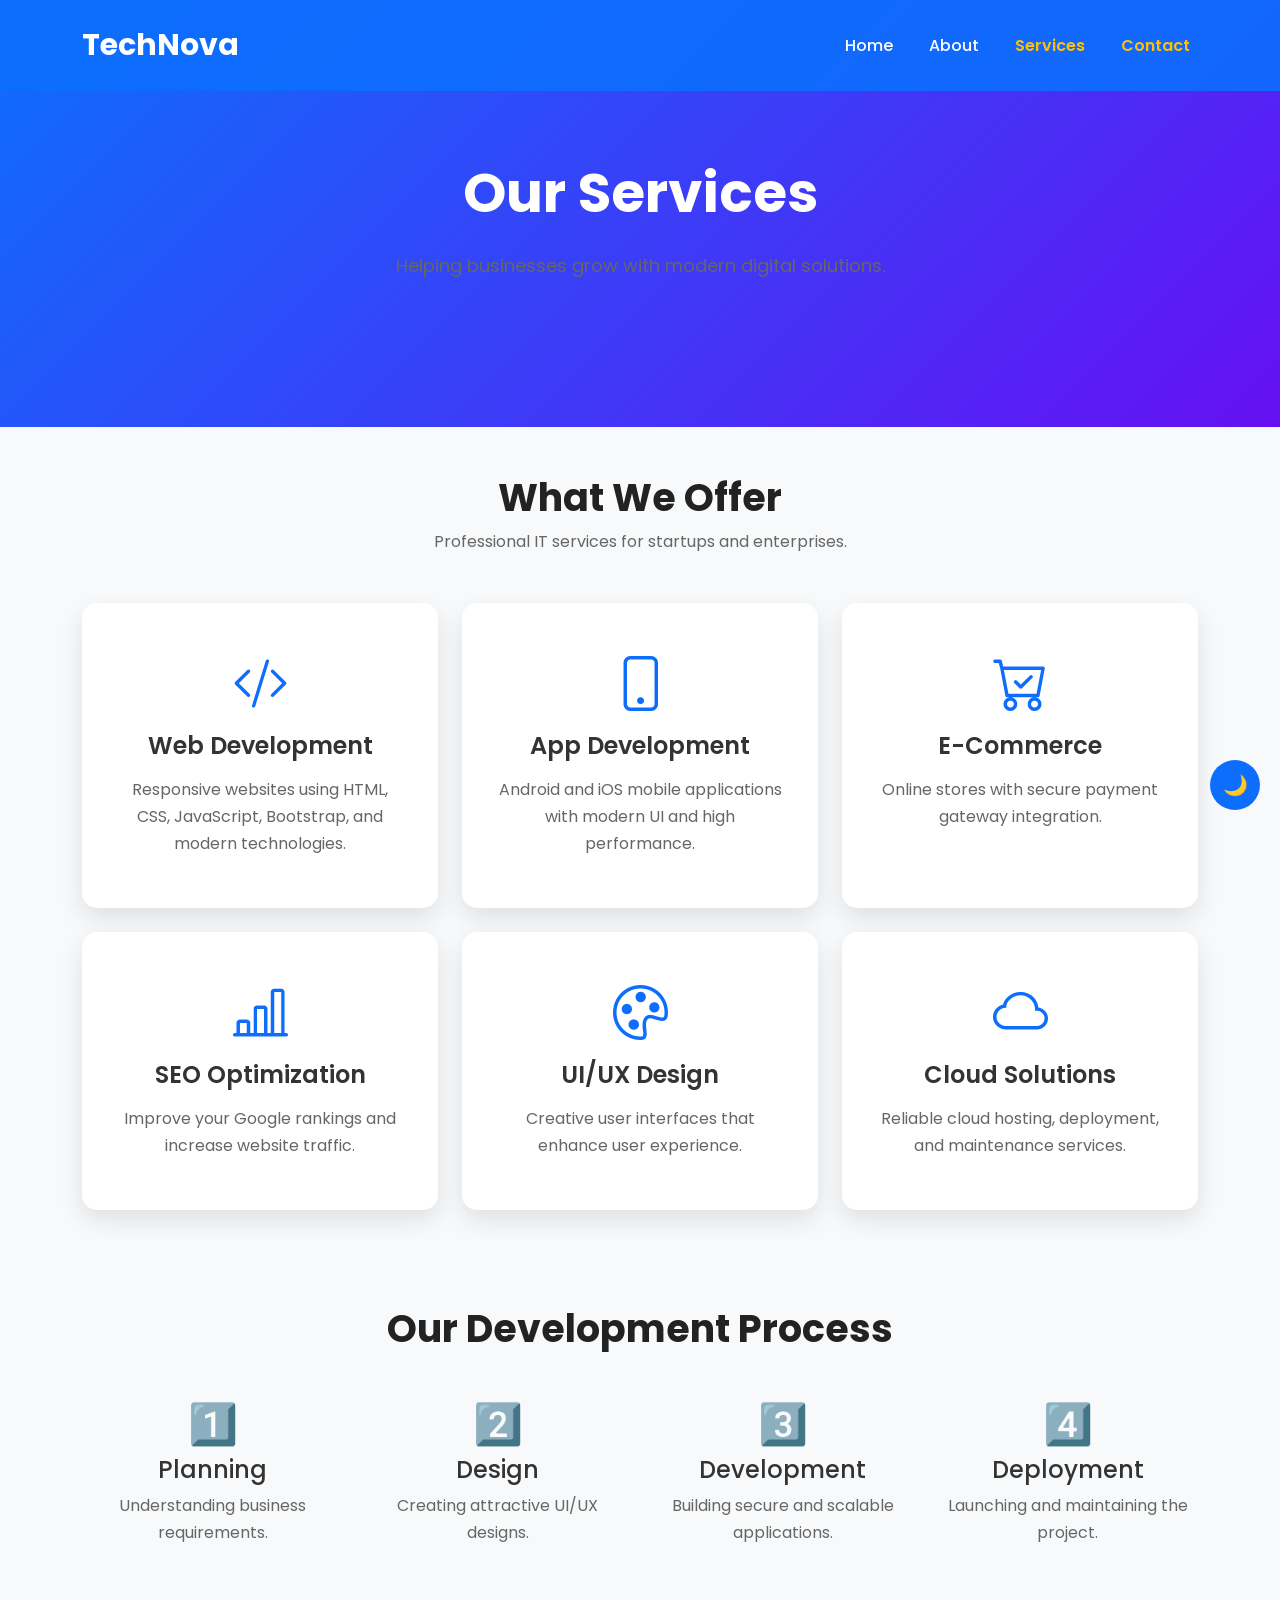
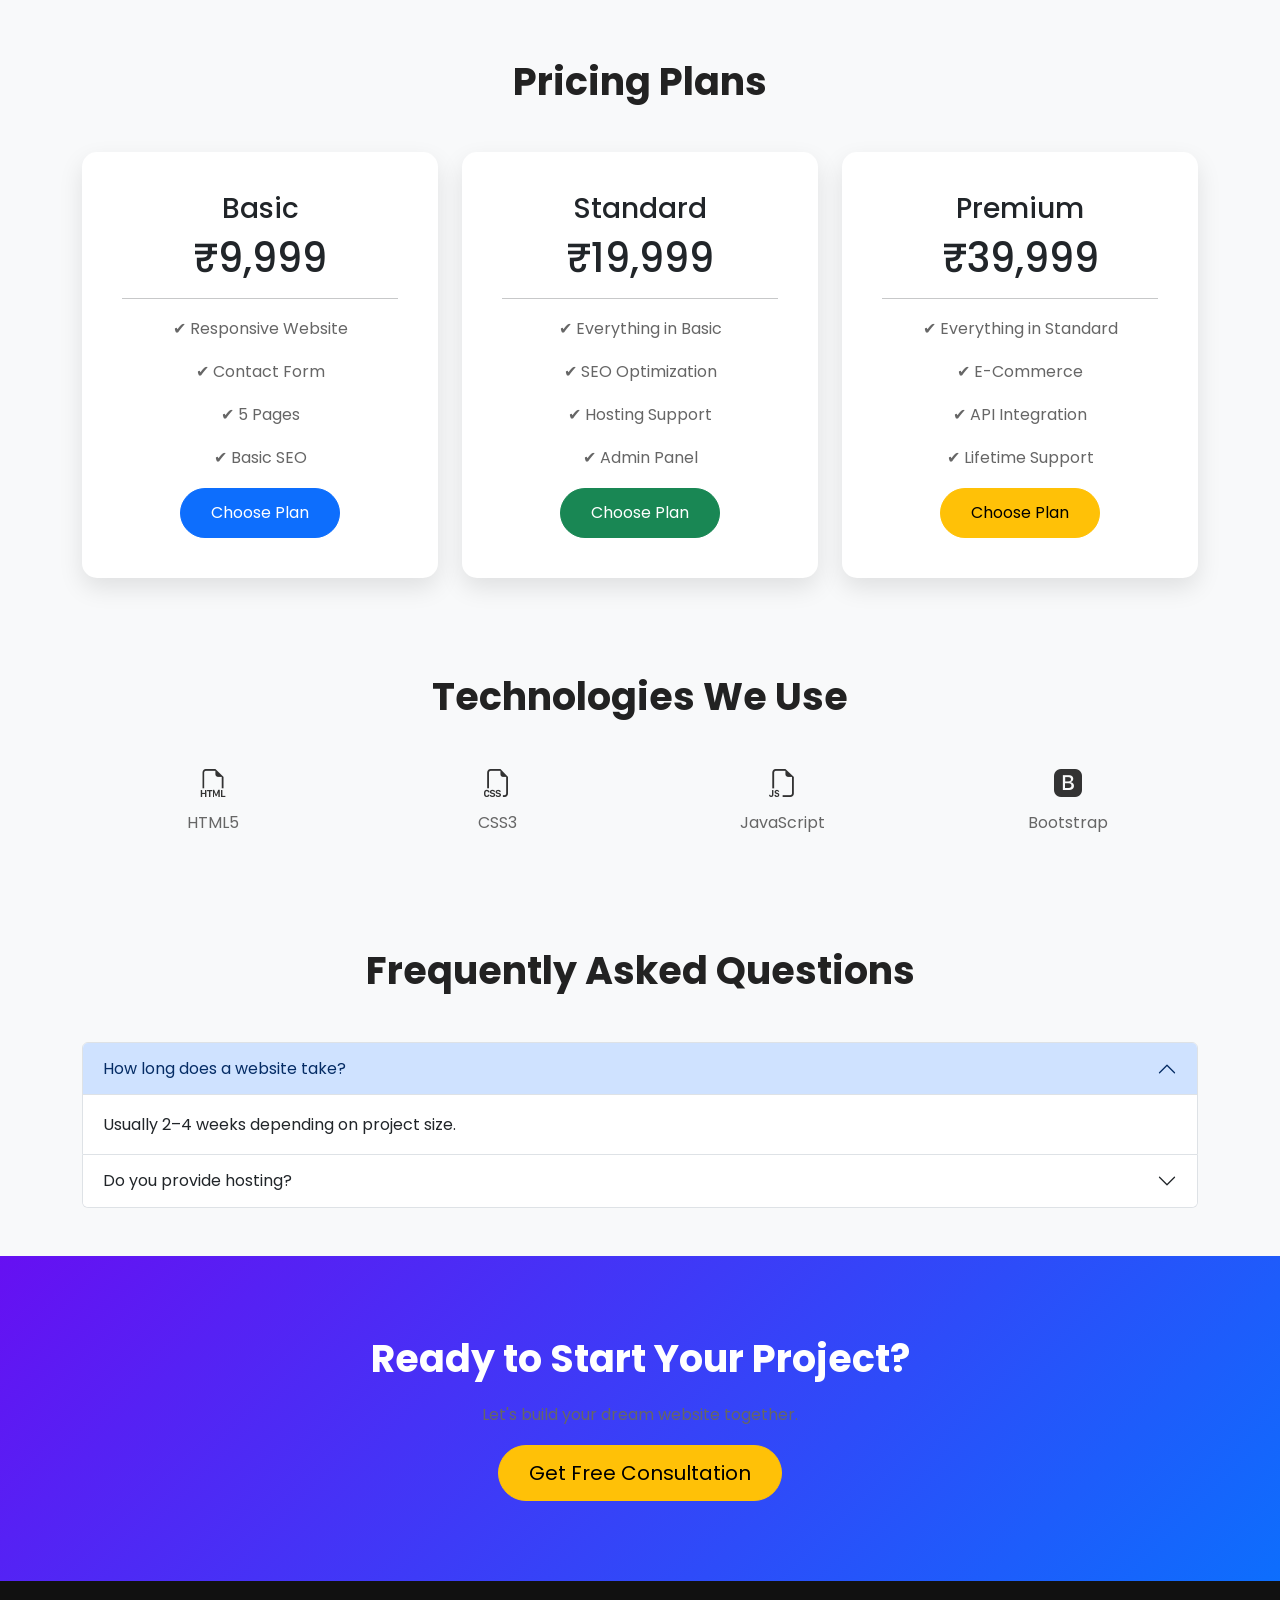
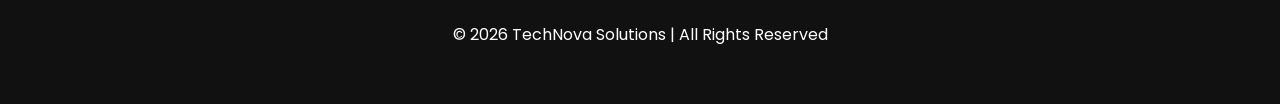
<file: index.html/contact.html>
<!DOCTYPE html>
<html lang="en">
<head>
    <meta charset="UTF-8">
    <meta name="viewport" content="width=device-width, initial-scale=1.0">
    <title>Services | TechNova Solutions</title>

    <!-- Bootstrap -->
    <link href="https://cdn.jsdelivr.net/npm/bootstrap@5.3.7/dist/css/bootstrap.min.css" rel="stylesheet">

    <!-- Bootstrap Icons -->
    <link rel="stylesheet"
    href="https://cdn.jsdelivr.net/npm/bootstrap-icons@1.11.3/font/bootstrap-icons.min.css">

    <!-- Custom CSS -->
    <link rel="stylesheet" href="style.css">
</head>

<body>

<!-- ================= NAVBAR ================= -->

<nav class="navbar navbar-expand-lg navbar-dark fixed-top">

<div class="container">

<a class="navbar-brand fw-bold" href="index.html">
TechNova
</a>

<button class="navbar-toggler"
data-bs-toggle="collapse"
data-bs-target="#menu">

<span class="navbar-toggler-icon"></span>

</button>

<div class="collapse navbar-collapse" id="menu">

<ul class="navbar-nav ms-auto">

<li class="nav-item">
<a class="nav-link" href="index.html">Home</a>
</li>

<li class="nav-item">
<a class="nav-link" href="about.html">About</a>
</li>

<li class="nav-item">
<a class="nav-link active" href="services.html">Services</a>
</li>

<li class="nav-item">
<a class="nav-link" href="contact.html">Contact</a>
</li>

</ul>

</div>

</div>

</nav>

<!-- ================= HERO ================= -->

<section class="hero">

<div class="container text-center">

<h1>Our Services</h1>

<p>

Helping businesses grow with modern digital solutions.

</p>

</div>

</section>

<!-- ================= SERVICES ================= -->

<section class="py-5">

<div class="container">

<div class="text-center mb-5">

<h2>What We Offer</h2>

<p>Professional IT services for startups and enterprises.</p>

</div>

<div class="row g-4">

<div class="col-md-4">

<div class="feature-card">

<i class="bi bi-code-slash"></i>

<h4>Web Development</h4>

<p>Responsive websites using HTML, CSS, JavaScript, Bootstrap, and modern technologies.</p>

</div>

</div>

<div class="col-md-4">

<div class="feature-card">

<i class="bi bi-phone"></i>

<h4>App Development</h4>

<p>Android and iOS mobile applications with modern UI and high performance.</p>

</div>

</div>

<div class="col-md-4">

<div class="feature-card">

<i class="bi bi-cart-check"></i>

<h4>E-Commerce</h4>

<p>Online stores with secure payment gateway integration.</p>

</div>

</div>

<div class="col-md-4">

<div class="feature-card">

<i class="bi bi-bar-chart-line"></i>

<h4>SEO Optimization</h4>

<p>Improve your Google rankings and increase website traffic.</p>

</div>

</div>

<div class="col-md-4">

<div class="feature-card">

<i class="bi bi-palette"></i>

<h4>UI/UX Design</h4>

<p>Creative user interfaces that enhance user experience.</p>

</div>

</div>

<div class="col-md-4">

<div class="feature-card">

<i class="bi bi-cloud"></i>

<h4>Cloud Solutions</h4>

<p>Reliable cloud hosting, deployment, and maintenance services.</p>

</div>

</div>

</div>

</div>

</section>

<!-- ================= DEVELOPMENT PROCESS ================= -->

<section class="py-5 bg-light">

<div class="container">

<div class="text-center mb-5">

<h2>Our Development Process</h2>

</div>

<div class="row text-center">

<div class="col-md-3">

<h1> 1️⃣</h1>

<h4>Planning</h4>

<p>Understanding business requirements.</p>

</div>

<div class="col-md-3">

<h1>2️⃣</h1>

<h4>Design</h4>

<p>Creating attractive UI/UX designs.</p>

</div>

<div class="col-md-3">

<h1>3️⃣</h1>

<h4>Development</h4>

<p>Building secure and scalable applications.</p>

</div>

<div class="col-md-3">

<h1>4️⃣</h1>

<h4>Deployment</h4>

<p>Launching and maintaining the project.</p>

</div>

</div>

</div>

</section>

<!-- ================= PRICING ================= -->

<section class="py-5">

<div class="container">

<div class="text-center mb-5">

<h2>Pricing Plans</h2>

</div>

<div class="row">

<div class="col-md-4">

<div class="card service-card">

<div class="card-body text-center">

<h3>Basic</h3>

<h1>₹9,999</h1>

<hr>

<p>✔ Responsive Website</p>

<p>✔ Contact Form</p>

<p>✔ 5 Pages</p>

<p>✔ Basic SEO</p>

<a href="contact.html" class="btn btn-primary">
Choose Plan
</a>

</div>

</div>

</div>

<div class="col-md-4">

<div class="card service-card border-primary">

<div class="card-body text-center">

<h3>Standard</h3>

<h1>₹19,999</h1>

<hr>

<p>✔ Everything in Basic</p>

<p>✔ SEO Optimization</p>

<p>✔ Hosting Support</p>

<p>✔ Admin Panel</p>

<a href="contact.html" class="btn btn-success">
Choose Plan
</a>

</div>

</div>

</div>

<div class="col-md-4">

<div class="card service-card">

<div class="card-body text-center">

<h3>Premium</h3>

<h1>₹39,999</h1>

<hr>

<p>✔ Everything in Standard</p>

<p>✔ E-Commerce</p>

<p>✔ API Integration</p>

<p>✔ Lifetime Support</p>

<a href="contact.html" class="btn btn-warning">
Choose Plan
</a>

</div>

</div>

</div>

</div>

</div>

</section>

<!-- ================= TECHNOLOGIES ================= -->

<section class="py-5 bg-light">

<div class="container">

<div class="text-center mb-5">

<h2>Technologies We Use</h2>

</div>

<div class="row text-center">

<div class="col-6 col-md-3">

<h3><i class="bi bi-filetype-html"></i></h3>

<p>HTML5</p>

</div>

<div class="col-6 col-md-3">

<h3><i class="bi bi-filetype-css"></i></h3>

<p>CSS3</p>

</div>

<div class="col-6 col-md-3">

<h3><i class="bi bi-filetype-js"></i></h3>

<p>JavaScript</p>

</div>

<div class="col-6 col-md-3">

<h3><i class="bi bi-bootstrap-fill"></i></h3>

<p>Bootstrap</p>

</div>

</div>

</div>

</section>

<!-- ================= FAQ ================= -->

<section class="py-5">

<div class="container">

<h2 class="text-center mb-5">Frequently Asked Questions</h2>

<div class="accordion" id="faq">

<div class="accordion-item">

<h2 class="accordion-header">

<button class="accordion-button"
data-bs-toggle="collapse"
data-bs-target="#one">

How long does a website take?

</button>

</h2>

<div id="one"
class="accordion-collapse collapse show">

<div class="accordion-body">

Usually 2–4 weeks depending on project size.

</div>

</div>

</div>

<div class="accordion-item">

<h2 class="accordion-header">

<button class="accordion-button collapsed"
data-bs-toggle="collapse"
data-bs-target="#two">

Do you provide hosting?

</button>

</h2>

<div id="two"
class="accordion-collapse collapse">

<div class="accordion-body">

Yes, we provide hosting and domain setup assistance.

</div>

</div>

</div>

</div>

</div>

</section>

<!-- ================= CTA ================= -->

<section class="cta text-center">

<div class="container">

<h2>Ready to Start Your Project?</h2>

<p>Let's build your dream website together.</p>

<a href="contact.html" class="btn btn-warning btn-lg">

Get Free Consultation

</a>

</div>

</section>

<!-- ================= FOOTER ================= -->

<footer>

<div class="container text-center">

<p>

© 2026 TechNova Solutions | All Rights Reserved

</p>

</div>

</footer>

<script src="https://cdn.jsdelivr.net/npm/bootstrap@5.3.7/dist/js/bootstrap.bundle.min.js"></script>

<script src="script.js"></script>

</body>
</html>
</file>
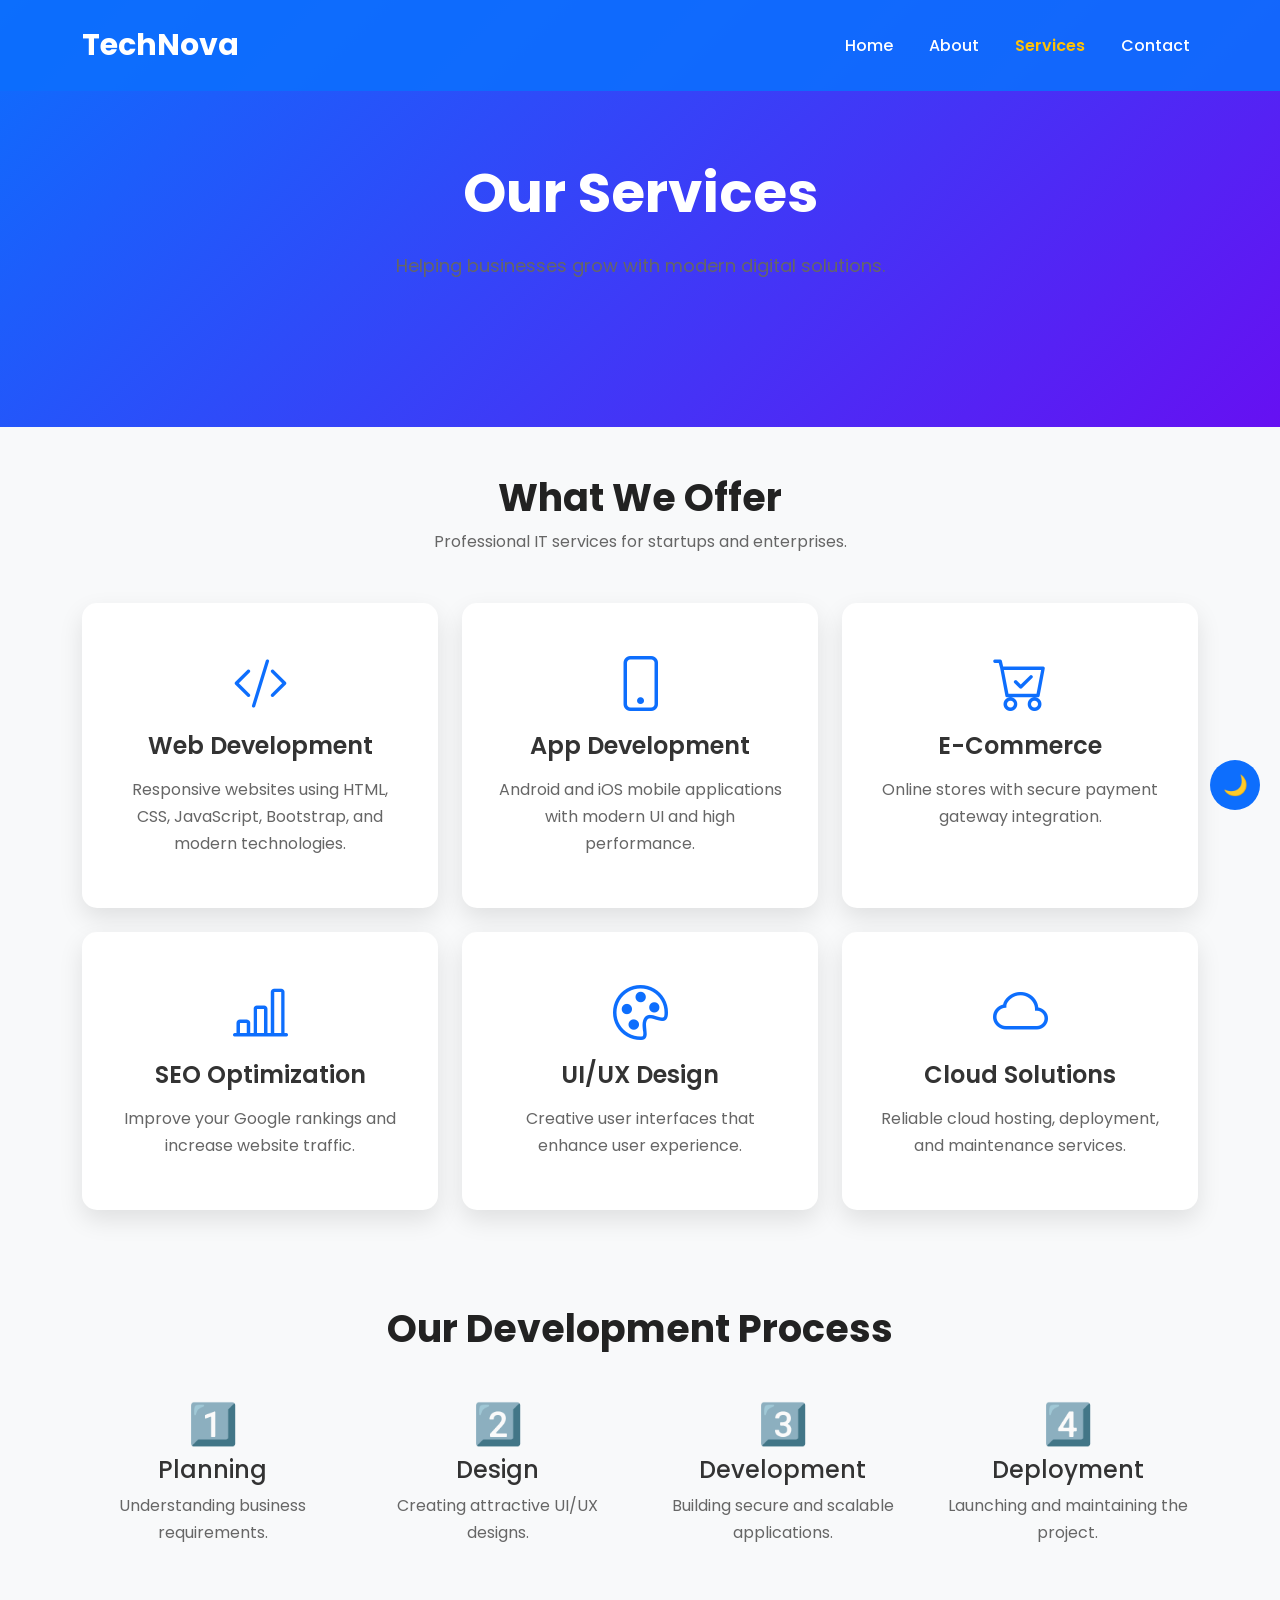
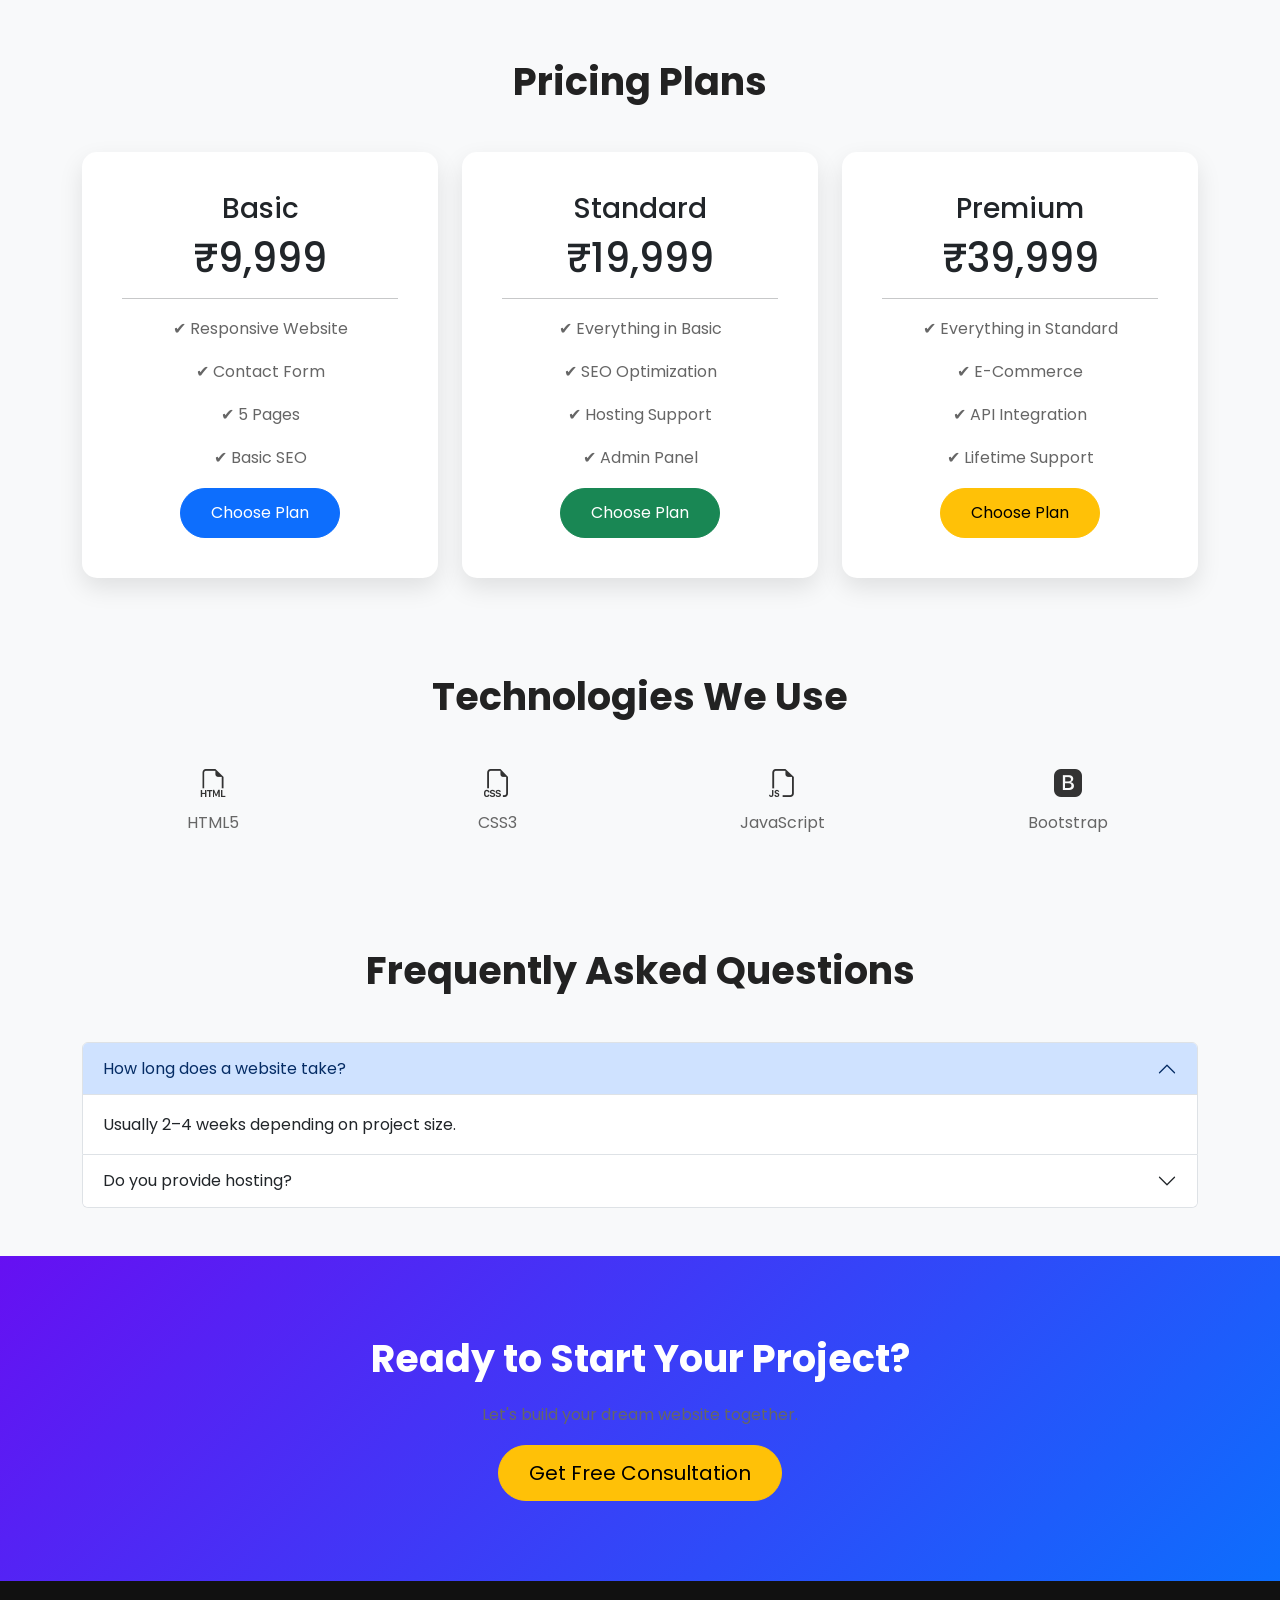
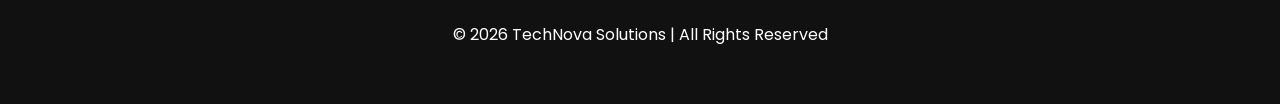
<file: index.html/services.html>
<!DOCTYPE html>
<html lang="en">
<head>
    <meta charset="UTF-8">
    <meta name="viewport" content="width=device-width, initial-scale=1.0">
    <title>Services | TechNova Solutions</title>

    <!-- Bootstrap -->
    <link href="https://cdn.jsdelivr.net/npm/bootstrap@5.3.7/dist/css/bootstrap.min.css" rel="stylesheet">

    <!-- Bootstrap Icons -->
    <link rel="stylesheet"
    href="https://cdn.jsdelivr.net/npm/bootstrap-icons@1.11.3/font/bootstrap-icons.min.css">

    <!-- Custom CSS -->
    <link rel="stylesheet" href="style.css">
</head>

<body>

<!-- ================= NAVBAR ================= -->

<nav class="navbar navbar-expand-lg navbar-dark fixed-top">

<div class="container">

<a class="navbar-brand fw-bold" href="index.html">
TechNova
</a>

<button class="navbar-toggler"
data-bs-toggle="collapse"
data-bs-target="#menu">

<span class="navbar-toggler-icon"></span>

</button>

<div class="collapse navbar-collapse" id="menu">

<ul class="navbar-nav ms-auto">

<li class="nav-item">
<a class="nav-link" href="index.html">Home</a>
</li>

<li class="nav-item">
<a class="nav-link" href="about.html">About</a>
</li>

<li class="nav-item">
<a class="nav-link active" href="services.html">Services</a>
</li>

<li class="nav-item">
<a class="nav-link" href="contact.html">Contact</a>
</li>

</ul>

</div>

</div>

</nav>

<!-- ================= HERO ================= -->

<section class="hero">

<div class="container text-center">

<h1>Our Services</h1>

<p>

Helping businesses grow with modern digital solutions.

</p>

</div>

</section>

<!-- ================= SERVICES ================= -->

<section class="py-5">

<div class="container">

<div class="text-center mb-5">

<h2>What We Offer</h2>

<p>Professional IT services for startups and enterprises.</p>

</div>

<div class="row g-4">

<div class="col-md-4">

<div class="feature-card">

<i class="bi bi-code-slash"></i>

<h4>Web Development</h4>

<p>Responsive websites using HTML, CSS, JavaScript, Bootstrap, and modern technologies.</p>

</div>

</div>

<div class="col-md-4">

<div class="feature-card">

<i class="bi bi-phone"></i>

<h4>App Development</h4>

<p>Android and iOS mobile applications with modern UI and high performance.</p>

</div>

</div>

<div class="col-md-4">

<div class="feature-card">

<i class="bi bi-cart-check"></i>

<h4>E-Commerce</h4>

<p>Online stores with secure payment gateway integration.</p>

</div>

</div>

<div class="col-md-4">

<div class="feature-card">

<i class="bi bi-bar-chart-line"></i>

<h4>SEO Optimization</h4>

<p>Improve your Google rankings and increase website traffic.</p>

</div>

</div>

<div class="col-md-4">

<div class="feature-card">

<i class="bi bi-palette"></i>

<h4>UI/UX Design</h4>

<p>Creative user interfaces that enhance user experience.</p>

</div>

</div>

<div class="col-md-4">

<div class="feature-card">

<i class="bi bi-cloud"></i>

<h4>Cloud Solutions</h4>

<p>Reliable cloud hosting, deployment, and maintenance services.</p>

</div>

</div>

</div>

</div>

</section>

<!-- ================= DEVELOPMENT PROCESS ================= -->

<section class="py-5 bg-light">

<div class="container">

<div class="text-center mb-5">

<h2>Our Development Process</h2>

</div>

<div class="row text-center">

<div class="col-md-3">

<h1>1️⃣</h1>

<h4>Planning</h4>

<p>Understanding business requirements.</p>

</div>

<div class="col-md-3">

<h1>2️⃣</h1>

<h4>Design</h4>

<p>Creating attractive UI/UX designs.</p>

</div>

<div class="col-md-3">

<h1>3️⃣</h1>

<h4>Development</h4>

<p>Building secure and scalable applications.</p>

</div>

<div class="col-md-3">

<h1>4️⃣</h1>

<h4>Deployment</h4>

<p>Launching and maintaining the project.</p>

</div>

</div>

</div>

</section>

<!-- ================= PRICING ================= -->

<section class="py-5">

<div class="container">

<div class="text-center mb-5">

<h2>Pricing Plans</h2>

</div>

<div class="row">

<div class="col-md-4">

<div class="card service-card">

<div class="card-body text-center">

<h3>Basic</h3>

<h1>₹9,999</h1>

<hr>

<p>✔ Responsive Website</p>

<p>✔ Contact Form</p>

<p>✔ 5 Pages</p>

<p>✔ Basic SEO</p>

<a href="contact.html" class="btn btn-primary">
Choose Plan
</a>

</div>

</div>

</div>

<div class="col-md-4">

<div class="card service-card border-primary">

<div class="card-body text-center">

<h3>Standard</h3>

<h1>₹19,999</h1>

<hr>

<p>✔ Everything in Basic</p>

<p>✔ SEO Optimization</p>

<p>✔ Hosting Support</p>

<p>✔ Admin Panel</p>

<a href="contact.html" class="btn btn-success">
Choose Plan
</a>

</div>

</div>

</div>

<div class="col-md-4">

<div class="card service-card">

<div class="card-body text-center">

<h3>Premium</h3>

<h1>₹39,999</h1>

<hr>

<p>✔ Everything in Standard</p>

<p>✔ E-Commerce</p>

<p>✔ API Integration</p>

<p>✔ Lifetime Support</p>

<a href="contact.html" class="btn btn-warning">
Choose Plan
</a>

</div>

</div>

</div>

</div>

</div>

</section>

<!-- ================= TECHNOLOGIES ================= -->

<section class="py-5 bg-light">

<div class="container">

<div class="text-center mb-5">

<h2>Technologies We Use</h2>

</div>

<div class="row text-center">

<div class="col-6 col-md-3">

<h3><i class="bi bi-filetype-html"></i></h3>

<p>HTML5</p>

</div>

<div class="col-6 col-md-3">

<h3><i class="bi bi-filetype-css"></i></h3>

<p>CSS3</p>

</div>

<div class="col-6 col-md-3">

<h3><i class="bi bi-filetype-js"></i></h3>

<p>JavaScript</p>

</div>

<div class="col-6 col-md-3">

<h3><i class="bi bi-bootstrap-fill"></i></h3>

<p>Bootstrap</p>

</div>

</div>

</div>

</section>

<!-- ================= FAQ ================= -->

<section class="py-5">

<div class="container">

<h2 class="text-center mb-5">Frequently Asked Questions</h2>

<div class="accordion" id="faq">

<div class="accordion-item">

<h2 class="accordion-header">

<button class="accordion-button"
data-bs-toggle="collapse"
data-bs-target="#one">

How long does a website take?

</button>

</h2>

<div id="one"
class="accordion-collapse collapse show">

<div class="accordion-body">

Usually 2–4 weeks depending on project size.

</div>

</div>

</div>

<div class="accordion-item">

<h2 class="accordion-header">

<button class="accordion-button collapsed"
data-bs-toggle="collapse"
data-bs-target="#two">

Do you provide hosting?

</button>

</h2>

<div id="two"
class="accordion-collapse collapse">

<div class="accordion-body">

Yes, we provide hosting and domain setup assistance.

</div>

</div>

</div>

</div>

</div>

</section>

<!-- ================= CTA ================= -->

<section class="cta text-center">

<div class="container">

<h2>Ready to Start Your Project?</h2>

<p>Let's build your dream website together.</p>

<a href="contact.html" class="btn btn-warning btn-lg">

Get Free Consultation

</a>

</div>

</section>

<!-- ================= FOOTER ================= -->

<footer>

<div class="container text-center">

<p>

© 2026 TechNova Solutions | All Rights Reserved

</p>

</div>

</footer>

<script src="https://cdn.jsdelivr.net/npm/bootstrap@5.3.7/dist/js/bootstrap.bundle.min.js"></script>

<script src="script.js"></script>

</body>
</html>
</file>
<file: index.html/style.css>
/* ===========================
   Google Font & Reset
=========================== */
@import url('https://fonts.googleapis.com/css2?family=Poppins:wght@300;400;500;600;700;800&display=swap');

*{
    margin:0;
    padding:0;
    box-sizing:border-box;
}

html{
    scroll-behavior:smooth;
}

body{
    font-family:'Poppins',sans-serif;
    background:#f8f9fa;
    color:#333;
    line-height:1.7;
}

/* ===========================
   Variables
=========================== */

:root{
    --primary:#0d6efd;
    --secondary:#6610f2;
    --dark:#1b1b1b;
    --light:#ffffff;
    --gray:#6c757d;
    --shadow:0 10px 25px rgba(0,0,0,.1);
}

/* ===========================
   Navbar
=========================== */

.navbar{
    background:rgba(13,110,253,.9);
    transition:.4s;
    padding:15px 0;
}

.navbar-brand{
    font-size:30px;
    font-weight:700;
}

.nav-link{
    color:white !important;
    margin-left:20px;
    font-weight:500;
    transition:.3s;
}

.nav-link:hover{
    color:#ffc107 !important;
}

.navbar.scrolled{
    background:#0d6efd;
    box-shadow:var(--shadow);
}

/* ===========================
   Hero Section
=========================== */

.hero{
    padding:160px 0 120px;
    background:linear-gradient(135deg,#0d6efd,#6610f2);
    color:white;
}

.hero h1{
    font-size:55px;
    font-weight:700;
}

.hero span{
    color:#ffc107;
}

.hero p{
    margin:25px 0;
    font-size:18px;
}

.hero-image{
    animation:float 4s ease-in-out infinite;
}

@keyframes float{

0%{
transform:translateY(0);
}

50%{
transform:translateY(-15px);
}

100%{
transform:translateY(0);
}

}

/* ===========================
   Buttons
=========================== */

.btn{
    border-radius:50px;
    padding:12px 30px;
    transition:.3s;
}

.btn:hover{
    transform:translateY(-4px);
}

/* ===========================
   Section Title
=========================== */

section h2{
    font-size:38px;
    font-weight:700;
    color:#222;
}

section p{
    color:#666;
}

/* ===========================
   Feature Cards
=========================== */

.feature-card{

background:white;

padding:35px;

border-radius:15px;

text-align:center;

box-shadow:var(--shadow);

transition:.4s;

height:100%;

}

.feature-card:hover{

transform:translateY(-12px);

}

.feature-card i{

font-size:55px;

color:var(--primary);

margin-bottom:20px;

}

.feature-card h4{

margin-bottom:15px;

font-weight:600;

}

/* ===========================
   About Section
=========================== */

.about-preview img{

border-radius:20px;

box-shadow:var(--shadow);

}

.about-preview h2{

margin-bottom:20px;

}

/* ===========================
   Services
=========================== */

.service-card{

border:none;

box-shadow:var(--shadow);

border-radius:15px;

transition:.4s;

height:100%;

}

.service-card:hover{

transform:translateY(-10px);

}

.service-card .card-body{

padding:40px;

text-align:center;

}

.service-card h4{

margin-bottom:15px;

}

/* ===========================
   Counter
=========================== */

.counter{

background:#0d6efd;

color:white;

}

.counter h2{

font-size:45px;

font-weight:700;

color:white;

}

.counter p{

color:white;

}

/* ===========================
   CTA
=========================== */

.cta{

padding:80px 0;

background:linear-gradient(135deg,#6610f2,#0d6efd);

color:white;

}

.cta h2{

color:white;

margin-bottom:20px;

}

/* ===========================
   Footer
=========================== */

footer{

background:#111;

padding:40px 0;

text-align:center;

color:white;

}

footer a{

color:white;

font-size:22px;

margin:0 10px;

transition:.3s;

}

footer a:hover{

color:#ffc107;

}

/* ===========================
   Scroll to Top Button
=========================== */

#topBtn{

position:fixed;

right:20px;

bottom:20px;

display:none;

background:#0d6efd;

color:white;

padding:12px 16px;

border-radius:50%;

cursor:pointer;

box-shadow:var(--shadow);

z-index:999;

}

/* ===========================
   Dark Mode
=========================== */

.dark{

background:#121212;

color:white;

}

.dark section{

background:#121212;

}

.dark .feature-card,

.dark .service-card{

background:#222;

color:white;

}

.dark footer{

background:black;

}

/* ===========================
   Responsive
=========================== */

@media(max-width:992px){

.hero{

text-align:center;

padding-top:140px;

}

.hero h1{

font-size:42px;

}

.hero img{

margin-top:40px;

}

}

@media(max-width:768px){

.hero h1{

font-size:34px;

}

section h2{

font-size:30px;

}

.nav-link{

margin-left:0;

}

}

@media(max-width:576px){

.hero{

padding:120px 0 80px;

}

.hero h1{

font-size:28px;

}

.btn{

padding:10px 24px;

}

.feature-card,

.service-card{

margin-bottom:20px;

}

}

/* ===========================
   Scroll Animation
=========================== */

.hidden{
    opacity:0;
    transform:translateY(40px);
    transition:all .8s ease;
}

.show{
    opacity:1;
    transform:translateY(0);
}

/* Active Navbar Link */
.nav-link.active{
    color:#ffc107 !important;
    font-weight:600;
}
</file>
